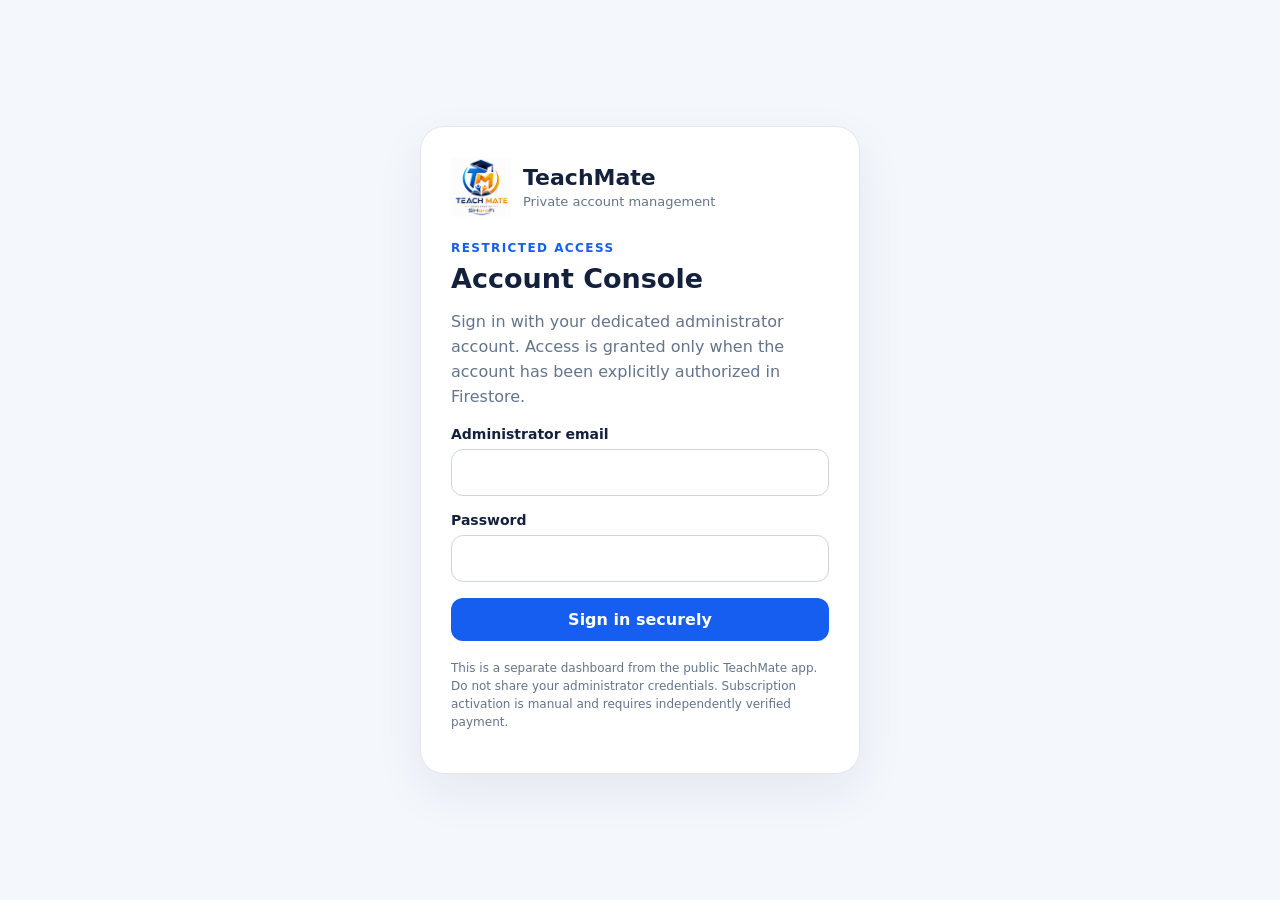
<file: index.html>
<!doctype html>
<html lang="en">
<head>
  <meta charset="utf-8">
  <meta name="viewport" content="width=device-width,initial-scale=1,viewport-fit=cover">
  <meta name="theme-color" content="#155eef">
  <meta name="robots" content="noindex,nofollow,noarchive">
  <meta name="description" content="Restricted TeachMate subscription administration portal.">
  <link rel="icon" href="assets/teachmate-official.png">
  <link rel="stylesheet" href="styles.css">
  <title>TeachMate Account Console</title>
</head>
<body>
  <div id="app"><div class="loading"><img src="assets/teachmate-official.png" alt="TeachMate"><h1>TeachMate</h1><p>Loading secure account console…</p></div></div>
  <script type="module" src="app.js"></script>
</body>
</html>
</file>
<file: styles.css>
:root{font-family:Inter,system-ui,-apple-system,BlinkMacSystemFont,"Segoe UI",sans-serif;color:#14213d;background:#f4f7fc;font-synthesis:none;text-rendering:optimizeLegibility;--blue:#155eef;--navy:#14213d;--muted:#64748b;--line:#e2e8f0;--green:#067647;--red:#b42318;--amber:#b54708}*{box-sizing:border-box}body{margin:0;min-height:100vh}button,input{font:inherit}button{cursor:pointer}.loading,.auth-wrap{min-height:100vh;display:grid;place-items:center;padding:24px}.loading{text-align:center;color:var(--muted)}.loading img{width:100px;height:100px;object-fit:contain}.loading h1{color:var(--blue)}.auth-card{width:min(100%,440px);background:white;border:1px solid var(--line);border-radius:24px;padding:30px;box-shadow:0 18px 50px #172b4d12}.brand{display:flex;align-items:center;gap:12px;margin-bottom:24px}.brand img{width:60px;height:60px;object-fit:contain}.brand h1{font-size:22px;margin:0;color:var(--navy)}.brand p{margin:4px 0 0;color:var(--muted);font-size:13px}.eyebrow{font-size:12px;letter-spacing:.12em;text-transform:uppercase;color:var(--blue);font-weight:800}.auth-card h2{font-size:27px;margin:8px 0}.muted{color:var(--muted);line-height:1.55}.field{display:grid;gap:7px;margin:16px 0}.field label{font-size:14px;font-weight:700}.field input,.search{width:100%;padding:13px 14px;border:1px solid #cbd5e1;border-radius:12px;background:#fff;outline:none}.field input:focus,.search:focus{border-color:var(--blue);box-shadow:0 0 0 3px #155eef1c}.btn{border:0;border-radius:12px;padding:12px 16px;font-weight:750;transition:transform .12s,opacity .12s}.btn:disabled{opacity:.55;cursor:not-allowed}.btn:hover:not(:disabled){transform:translateY(-1px)}.primary{background:var(--blue);color:white}.secondary{background:#eaf1ff;color:#155eef}.danger{background:#fff0ef;color:var(--red)}.outline{background:#fff;border:1px solid var(--line);color:var(--navy)}.full{width:100%}.error{background:#fff0ef;color:var(--red);border-radius:10px;padding:10px 12px;margin-top:12px;font-size:13px;display:none;overflow-wrap:anywhere}.error.show{display:block}.note{font-size:12px;color:var(--muted);line-height:1.5;margin-top:18px}.app-shell{min-height:100vh}.topbar{background:#fff;border-bottom:1px solid var(--line);padding:14px max(18px,calc((100vw - 1160px)/2));display:flex;align-items:center;justify-content:space-between;gap:16px;position:sticky;top:0;z-index:2}.topbrand{display:flex;align-items:center;gap:10px;font-weight:850;letter-spacing:.01em}.topbrand img{width:40px;height:40px;object-fit:contain}.topbrand small{display:block;color:var(--muted);font-size:11px;font-weight:600;letter-spacing:0}.main{max-width:1160px;margin:0 auto;padding:28px 18px 60px}.head{display:flex;align-items:flex-start;justify-content:space-between;gap:16px;flex-wrap:wrap;margin-bottom:22px}.head h1{margin:0 0 8px;font-size:clamp(25px,4vw,34px)}.head p{margin:0;color:var(--muted);line-height:1.5}.stats{display:grid;grid-template-columns:repeat(3,minmax(0,1fr));gap:14px;margin:22px 0}.stat,.panel,.institution{background:#fff;border:1px solid var(--line);border-radius:18px;padding:18px;box-shadow:0 5px 18px #172b4d05}.stat .label{font-size:13px;color:var(--muted)}.stat .number{font-size:29px;font-weight:850;margin-top:8px;letter-spacing:-.04em}.toolbar{display:flex;align-items:center;gap:12px;flex-wrap:wrap;margin:18px 0}.search{flex:1;min-width:220px}.filter{border:1px solid var(--line);background:white;border-radius:10px;padding:12px}.list{display:grid;gap:14px}.institution{padding:20px}.inst-head{display:flex;align-items:flex-start;justify-content:space-between;gap:14px;flex-wrap:wrap}.inst-head h2{font-size:19px;margin:0 0 5px;overflow-wrap:anywhere}.inst-head p{margin:0;color:var(--muted);font-size:13px;overflow-wrap:anywhere}.badge{display:inline-flex;align-items:center;gap:6px;padding:6px 10px;border-radius:999px;font-size:11px;font-weight:850;white-space:nowrap}.badge.active{color:var(--green);background:#ecfdf3}.badge.pending{color:var(--amber);background:#fffaeb}.badge.inactive{color:var(--red);background:#fff0ef}.details{display:grid;grid-template-columns:repeat(3,minmax(0,1fr));gap:10px;margin:18px 0}.detail{background:#f8fafc;border-radius:10px;padding:11px;min-width:0}.detail span{display:block;color:var(--muted);font-size:11px;margin-bottom:5px}.detail strong{font-size:13px;overflow-wrap:anywhere}.action-area{border-top:1px solid var(--line);padding-top:16px}.action-area label{font-size:12px;font-weight:800;display:block;margin-bottom:7px}.action-area input{width:100%;padding:11px 12px;border:1px solid #cbd5e1;border-radius:10px}.actions{display:flex;flex-wrap:wrap;gap:8px;margin-top:10px}.status{padding:12px 14px;border-radius:12px;background:#eef4ff;color:#244ca4;font-size:13px;margin:14px 0}.status.bad{background:#fff0ef;color:var(--red)}.empty{padding:32px;text-align:center;color:var(--muted);background:white;border:1px dashed #cbd5e1;border-radius:16px}.small{font-size:12px;color:var(--muted);line-height:1.5}.hidden{display:none!important}@media(max-width:700px){.stats{grid-template-columns:1fr 1fr}.stat:last-child{grid-column:1/-1}.details{grid-template-columns:1fr 1fr}.main{padding-top:20px}.auth-card{padding:23px}.topbar{padding:12px 16px}}@media(max-width:420px){.details{grid-template-columns:1fr}.actions .btn{width:100%}.stats{gap:9px}.stat{padding:14px}.stat .number{font-size:25px}}
</file>
